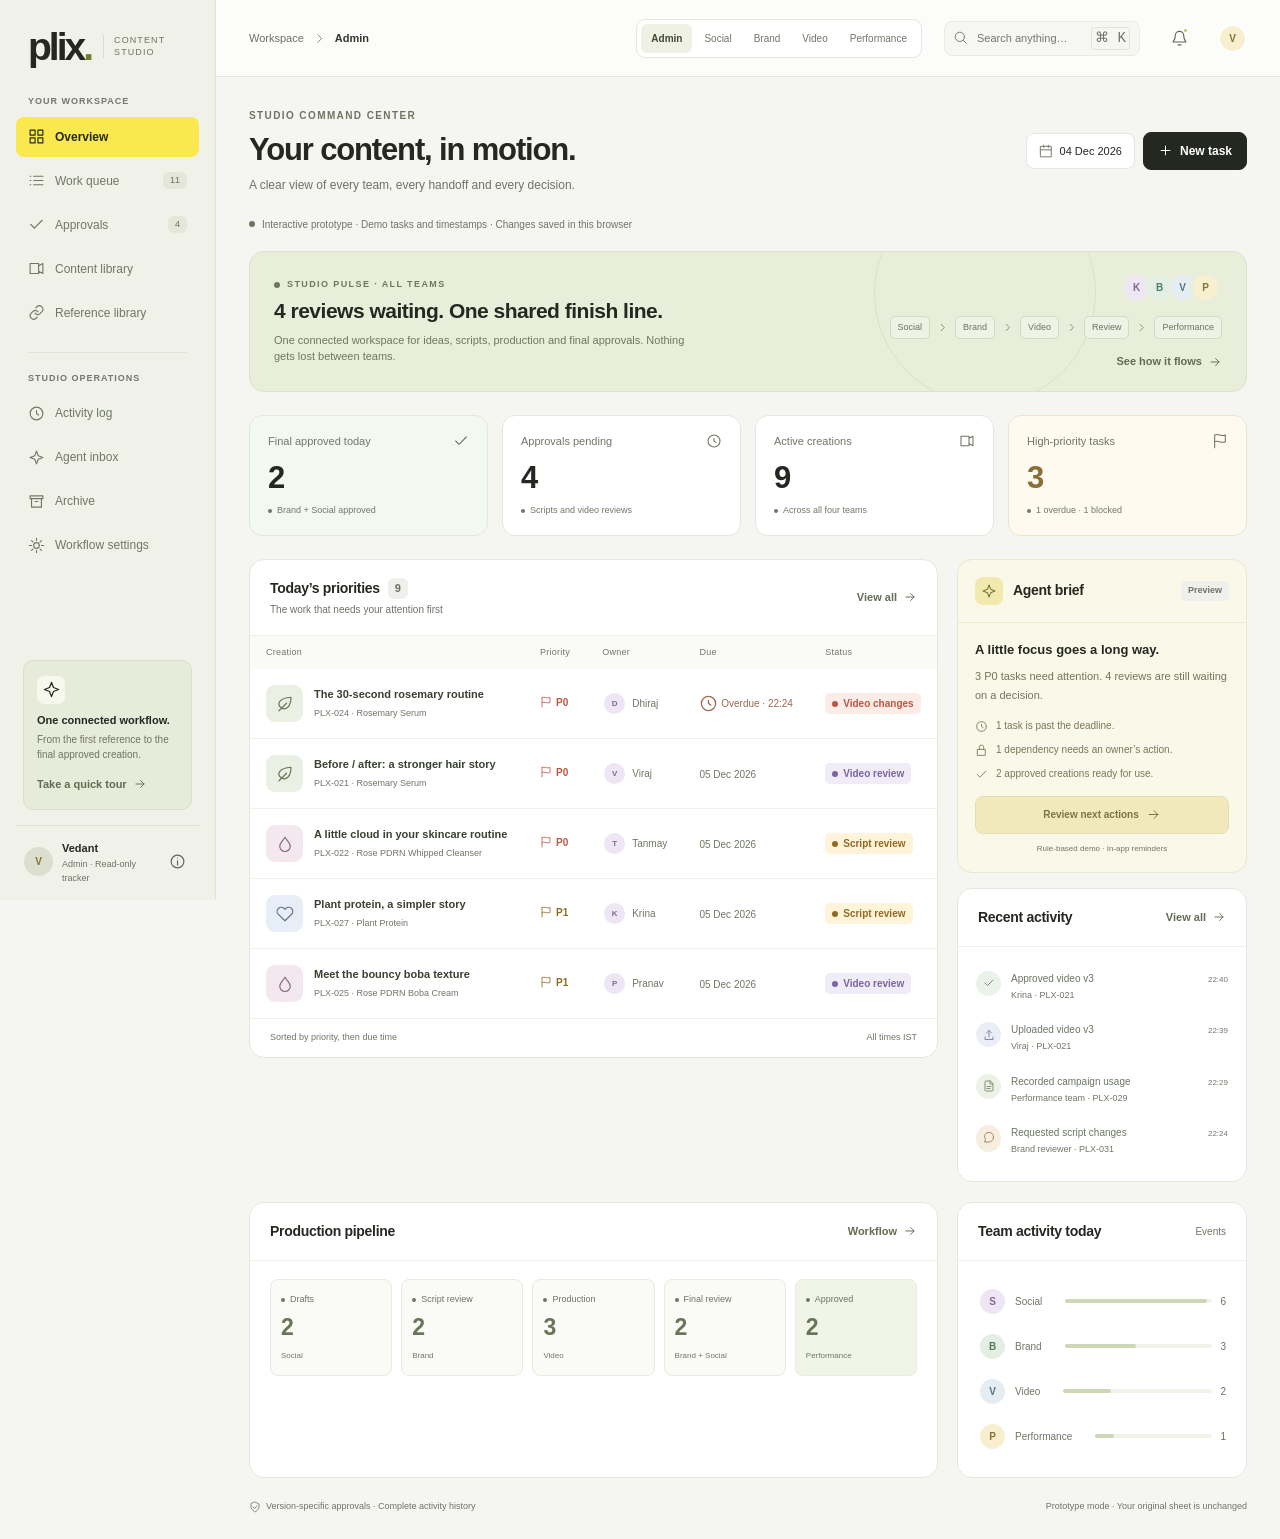
<file: public/content-studio/studio.html>
<!doctype html>
<html lang="en">
<head>
  <meta charset="utf-8">
  <meta name="viewport" content="width=device-width, initial-scale=1">
  <meta name="theme-color" content="#f4f5ee">
  <meta name="description" content="Plix Content Studio workflow dashboard.">
  <title>Plix Content Studio — Workflow Studio</title>
  <link rel="stylesheet" href="./styles.css">
</head>
<body>
  <div id="app"></div>
  <div id="drawer-root"></div>
  <dialog id="modal" aria-labelledby="modal-title"></dialog>
  <div id="toasts" role="status" aria-live="polite"></div>
  <script src="./engine.js"></script>
  <script src="./app.js"></script>
</body>
</html>
</file>
<file: public/content-studio/styles.css>
:root{--ink:#242821;--muted:#6c7465;--line:#e5e7df;--bg:#f5f6f1;--paper:#fff;--yellow:#f9e94f;--yellow-light:#fffbdc;--green:#e4f0e8;--green-ink:#327b55;--red:#b95645;--red-light:#fbece7;--purple:#7a64a1;--purple-light:#efebf7;--blue:#4c7d99;--blue-light:#e9f2f6;--radius:15px}
*{box-sizing:border-box}body{margin:0;background:var(--bg);color:var(--ink);font:14px/1.5 -apple-system,BlinkMacSystemFont,'Segoe UI',Arial,sans-serif}button,input,textarea,select{font:inherit}button,a,input,select,textarea{-webkit-tap-highlight-color:transparent}button{cursor:pointer}a{color:inherit;text-decoration:none}button:disabled{opacity:.45;cursor:not-allowed}button:focus-visible,a:focus-visible,input:focus-visible,select:focus-visible,textarea:focus-visible{outline:3px solid #8f9d66;outline-offset:3px}svg{width:19px;height:19px;flex-shrink:0;vertical-align:middle}h1,h2,h3,p{margin:0}h1{font-size:31px;line-height:1.22;letter-spacing:-1.15px;font-weight:650}h2{font-size:16px;font-weight:650;letter-spacing:-.3px}h3{font-size:14px;font-weight:650}small{font-size:11px}.muted{color:var(--muted)}.eyebrow{font-size:10px;font-weight:650;letter-spacing:1.4px;text-transform:uppercase}.row{display:flex;align-items:center;gap:10px}.spread{justify-content:space-between}.gap-16{gap:16px}.stack{display:flex;flex-direction:column;gap:15px}.hidden{display:none!important}.mono{font-variant-numeric:tabular-nums}.truncate{white-space:nowrap;overflow:hidden;text-overflow:ellipsis}.empty{padding:35px;text-align:center;color:var(--muted)}.empty svg{width:30px;height:30px;margin-bottom:10px}.empty h3{color:var(--ink);margin-bottom:5px}.empty p{font-size:12px;max-width:350px;margin:0 auto 15px}.count{font-size:11px;color:var(--muted);background:#eff0eb;padding:2px 7px;border-radius:6px}.dot{height:6px;width:6px;background:currentColor;border-radius:100%;display:inline-block}.btn{border:1px solid var(--line);background:#fff;color:var(--ink);border-radius:8px;padding:9px 14px;display:inline-flex;align-items:center;justify-content:center;gap:7px;font-size:12px;font-weight:550;white-space:nowrap;min-height:38px}.btn:hover{background:#f5f6ef;border-color:#d4d9ca}.btn svg{height:15px;width:15px}.btn.primary{background:var(--ink);color:white;border-color:var(--ink)}.btn.primary:hover{background:#40483b}.btn.yellow{background:var(--yellow);border-color:var(--yellow);color:var(--ink)}.btn.ghost{background:transparent;border-color:transparent}.btn.small{padding:6px 10px;min-height:31px;font-size:11px}.btn.danger{color:var(--red);border-color:#edcec4;background:#fffaf8}.icon-btn{height:34px;width:34px;border:1px solid var(--line);background:#fff;border-radius:9px;display:inline-flex;align-items:center;justify-content:center;color:#60665c}.icon-btn:hover{background:#f1f3e8}.icon-btn svg{height:17px;width:17px}.text-btn{border:0;background:transparent;padding:0;color:#626c50;font-size:11px;font-weight:600;display:inline-flex;align-items:center;gap:6px}.text-btn svg{width:14px;height:14px}.tag{display:inline-flex;align-items:center;gap:5px;border-radius:5px;padding:3px 7px;font-size:10px;font-weight:550;white-space:nowrap;line-height:1.5}.tag.gray{background:#eff0eb;color:#6d7368}.tag.green{background:var(--green);color:var(--green-ink)}.tag.amber{background:#fff3da;color:#8f6a20}.tag.purple{background:var(--purple-light);color:var(--purple)}.tag.blue{background:var(--blue-light);color:var(--blue)}.tag.red{background:var(--red-light);color:var(--red)}.priority{display:inline-flex;gap:4px;align-items:center;font-size:10px;font-weight:650}.priority svg{width:12px;height:12px}.priority.P0{color:var(--red)}.priority.P1{color:#8b6d21}.priority.P2{color:#6e7567}.avatar{display:inline-flex;align-items:center;justify-content:center;border-radius:100%;height:29px;width:29px;background:#e6e9e1;color:#58634e;font-size:10px;font-weight:600;border:2px solid #fff;flex-shrink:0}.avatar.purple{background:#eee6f4;color:#806a94}.avatar.green{background:#e3eee5;color:#4f7d5f}.avatar.yellow{background:#f8efce;color:#84733a}.avatar.blue{background:#e5edf2;color:#527686}.avatars{display:flex;padding-left:6px}.avatars .avatar{margin-left:-6px}.sidebar{width:216px;position:fixed;inset:0 auto 0 0;background:#f0f1e9;border-right:1px solid #e1e3d8;display:flex;flex-direction:column;padding:27px 16px 15px;z-index:20}.brand{padding:0 12px 29px;display:flex;align-items:center;gap:12px}.brand-word{font-weight:900;letter-spacing:-3px;font-size:39px;line-height:1}.brand-word span{color:#77792a}.brand-label{font-size:9px;line-height:1.3;letter-spacing:1.1px;color:#6d7464;border-left:1px solid #d8dcd0;padding-left:10px;text-transform:uppercase}.workspace-label{margin:0 12px 8px;font-size:9px;font-weight:600;letter-spacing:1px;color:#73776d;text-transform:uppercase}.nav{display:flex;flex-direction:column;gap:4px}.nav-item{width:100%;display:flex;align-items:center;gap:10px;border:0;background:transparent;text-align:left;padding:11px 12px;border-radius:8px;color:#6f7768;font-size:12px}.nav-item svg{height:17px;width:17px}.nav-item:hover{background:#e6e8dc;color:var(--ink)}.nav-item.active{color:var(--ink);background:var(--yellow);font-weight:600}.nav-item .count{margin-left:auto;font-size:9px;background:#e3e6d9;color:#69715f}.nav-item.active .count{background:#efdf43}.nav-divider{height:1px;background:#e0e3d6;margin:19px 12px}.sidebar-bottom{margin-top:auto}.help-card{margin:20px 7px 15px;background:#e7ebda;border:1px solid #d9dfc9;border-radius:10px;padding:15px 13px}.help-card .spark{width:28px;height:28px;border-radius:7px;background:#f6f7ed;display:flex;align-items:center;justify-content:center;margin-bottom:8px}.help-card h3{font-size:11px;margin-bottom:4px}.help-card p{font-size:10px;color:#707561;margin-bottom:11px}.profile{padding:11px 8px 0;border-top:1px solid #dce0d1;display:flex;gap:9px;align-items:center}.profile .avatar{background:#dcdfcf;border:none}.profile strong{font-size:11px;font-weight:600}.profile p{font-size:9px;color:#6e7267}.profile .icon-btn{margin-left:auto;width:28px;height:28px;background:transparent;border:0}.main{margin-left:216px}.topbar{height:77px;background:rgba(255,255,255,.68);border-bottom:1px solid var(--line);display:flex;align-items:center;gap:22px;padding:0 33px;position:sticky;top:0;z-index:10;backdrop-filter:blur(12px)}.crumb{font-size:11px;color:#6c7266;display:flex;gap:9px;align-items:center;white-space:nowrap}.crumb span{color:#30372b;font-weight:550}.crumb svg{height:13px;width:13px}.roles{display:flex;align-items:center;gap:2px;padding:4px;border:1px solid var(--line);border-radius:9px;background:#fff;margin-left:auto}.role-btn{font-size:10px;padding:6px 10px;min-height:29px;border:0;background:transparent;border-radius:6px;color:#707667;font-weight:500}.role-btn.active{background:#eef1e4;color:#3f4a32;font-weight:600}.role-btn:hover{background:#f1f3ea}.search{position:relative;display:flex;align-items:center;background:#f6f7f2;border:1px solid #e8ebdf;border-radius:8px;width:196px;height:35px;padding:0 9px;gap:7px}.search svg{width:14px;height:14px;color:#71776b}.search input{border:0;background:none;outline:0;width:100%;font-size:11px;min-width:0;color:var(--ink)}.search kbd{font:9px/1.5 inherit;color:#6e7467;border:1px solid #e1e5d8;border-radius:3px;white-space:nowrap;padding:0 3px}.bell{position:relative;border:0;background:transparent}.bell .unread{position:absolute;top:7px;right:8px;background:#bfc663;width:5px;height:5px;border-radius:100%;border:1px solid white}.content{max-width:1620px;margin:0 auto;padding:31px 33px 26px}.page-heading{display:flex;align-items:center;justify-content:space-between;gap:16px;margin-bottom:23px}.page-heading p{font-size:12px;color:var(--muted);margin-top:7px}.page-heading .eyebrow{color:#6e7462;margin-bottom:8px}.heading-actions{display:flex;gap:8px;align-items:center}.date-pill{font-size:11px;display:flex;align-items:center;gap:7px;border:1px solid var(--line);padding:9px 12px;border-radius:8px;background:#fff;white-space:nowrap}.date-pill svg{width:14px;height:14px;color:#6e7560}.prototype{font-size:10px;display:flex;gap:7px;align-items:center;color:#6f7368;margin-bottom:19px}.prototype .dot{color:#70735f}.hero{background:#e9eeda;border:1px solid #dce3c9;border-radius:var(--radius);padding:21px 24px;margin-bottom:23px;display:flex;align-items:center;justify-content:space-between;gap:25px;position:relative;overflow:hidden}.hero::after{content:'';position:absolute;right:150px;top:-70px;width:220px;height:220px;border:1px solid #d9e1c8;border-radius:100%;pointer-events:none}.hero-left{max-width:430px;z-index:1}.hero h2{font-size:21px;letter-spacing:-.5px;line-height:1.3;font-weight:600;margin:6px 0 7px}.hero p{font-size:11px;color:#6c785f;max-width:420px}.hero .eyebrow{color:#6c7959;font-size:9px;display:flex;gap:7px;align-items:center}.hero-right{z-index:1;display:flex;flex-direction:column;align-items:flex-end;gap:14px;flex-shrink:0}.hero-right .avatars{margin-right:2px}.hero-right .avatar{border-color:#e9eeda;height:29px;width:29px}.mini-flow{display:flex;align-items:center;gap:7px;font-size:9px;color:#6a755b}.mini-flow span{padding:4px 7px;border:1px solid #d2dcc2;border-radius:5px;background:#eff3e5}.mini-flow svg{width:11px;height:11px}.kpis{display:grid;grid-template-columns:repeat(4,1fr);gap:14px;margin-bottom:23px}.kpi{background:#fff;border:1px solid var(--line);border-radius:13px;padding:17px 18px;position:relative;overflow:hidden}.kpi-label{display:flex;gap:7px;align-items:center;justify-content:space-between;color:#707768;font-size:11px}.kpi-label svg{width:16px;height:16px;color:#707565}.kpi-value{font-size:31px;font-weight:600;line-height:1.1;letter-spacing:-1px;margin:12px 0 9px}.kpi-foot{font-size:9px;color:#717868;display:flex;gap:5px;align-items:center}.kpi-foot .dot{width:4px;height:4px}.kpi.success{background:#f3f8f1;border-color:#dfeada}.kpi.urgent{background:#fffaf0;border-color:#eee4ce}.kpi.urgent .kpi-value{color:#896f37}.dashboard-grid{display:grid;grid-template-columns:minmax(0,1fr) 290px;gap:19px;align-items:start}.panel{background:#fff;border:1px solid var(--line);border-radius:var(--radius);overflow:hidden}.panel-header{padding:18px 20px;display:flex;align-items:center;justify-content:space-between;gap:10px;border-bottom:1px solid #eef0e9}.panel-header h2{font-size:14px;display:flex;align-items:center;gap:8px}.panel-header p{font-size:10px;color:#6e7367;margin-top:3px}.panel-header .tag{font-size:9px}.panel-body{padding:18px 20px}.table-wrap{overflow:auto}table{width:100%;border-collapse:collapse;text-align:left}th{font-weight:500;color:#717769;font-size:9px;letter-spacing:.25px;background:#fafbf7;padding:10px 16px;white-space:nowrap}td{font-size:11px;padding:16px;border-bottom:1px solid #eff1ea;color:#6f7864;vertical-align:middle}tbody tr:last-child td{border-bottom:0}tbody tr:hover{background:#fcfdf8}tbody tr[data-task]{cursor:pointer}.task-cell{display:flex;gap:11px;align-items:center}.task-cell .task-text{max-width:270px}.task-title{font-size:11px;color:#394130;font-weight:550;line-height:1.4}.task-sub{font-size:9px;color:#707567;margin-top:4px}.category-icon{height:37px;width:37px;border-radius:9px;display:flex;align-items:center;justify-content:center;flex-shrink:0}.category-icon svg{width:18px;height:18px}.Hair{background:#eaf0e4;color:#6a7755}.Skin{background:#f9eee1;color:#876e54}.Nutra{background:#e8eef8;color:#687388}.Joyun{background:#f3e8ee;color:#896a79}.owner-cell{display:flex;align-items:center;gap:5px;font-size:10px}.owner-cell .avatar{height:25px;width:25px;font-size:8px}.due{font-size:10px;white-space:nowrap}.due.overdue{color:#9e6753}.table-footer{padding:12px 20px;border-top:1px solid #f0f2e9;display:flex;align-items:center;justify-content:space-between;color:#717665;font-size:9px}.agent-card{background:#faf9e9;border-color:#eae7ca}.agent-card .panel-header{border-bottom:1px solid #eeebd1;padding:17px}.agent-icon{height:28px;width:28px;background:#f1e9ae;border-radius:8px;display:flex;align-items:center;justify-content:center;color:#7a7338}.agent-icon svg{height:16px;width:16px}.agent-card .panel-body{padding:17px}.agent-card h3{font-size:13px;margin-bottom:8px}.agent-card p{font-size:11px;color:#74735b;line-height:1.7}.agent-items{margin:13px 0 15px;display:flex;flex-direction:column;gap:9px}.agent-item{display:flex;gap:8px;font-size:10px;color:#797657}.agent-item svg{width:13px;height:13px;margin-top:2px}.agent-card .btn{width:100%;background:#f1e9bc;border-color:#e5ddb0;font-size:10px;color:#7e7441}.agent-sub{font-size:8px;color:#77755e;margin-top:9px;text-align:center}.timeline-small{padding:14px 18px}.feed-item{display:flex;gap:10px;padding:10px 0}.feed-icon{height:25px;width:25px;display:flex;align-items:center;justify-content:center;border-radius:100%;background:#edf2e7;color:#6c765e;flex-shrink:0;position:relative}.feed-icon svg{height:12px;width:12px}.feed-icon.comment{background:#f8eedf;color:#8c714b}.feed-icon.approval,.feed-icon.final{background:#e9f3e9;color:#607b64}.feed-icon.upload{background:#eceef7;color:#6e7086}.feed-item h3{font-size:10px;font-weight:500;color:#6b7660}.feed-item p{font-size:9px;color:#707667;margin-top:3px}.feed-item time{margin-left:auto;font-size:8px;color:#737769;white-space:nowrap;padding-top:3px}.lower-grid{display:grid;grid-template-columns:minmax(0,1fr) 290px;gap:19px;margin-top:20px}.pipeline{display:grid;grid-template-columns:repeat(5,1fr);gap:9px}.stage{border:1px solid #e8ebdf;background:#fafbf7;border-radius:8px;padding:13px 10px;text-align:left;position:relative}.stage:hover{border-color:#c6d0b3;background:#f5f8ed}.stage strong{display:block;font-size:23px;font-weight:550;line-height:1.2;color:#687557;margin:8px 0}.stage small{font-size:8px;color:#707766;display:flex;gap:5px;align-items:center}.stage-label{font-size:9px;color:#6d7563;display:flex;gap:5px;align-items:center}.stage-label .dot{width:4px;height:4px}.stage:last-child{background:#f0f5e7}.team-row{display:flex;align-items:center;gap:8px;padding:8px 0;font-size:10px;color:#6f7663}.team-row .bar{height:4px;flex:1;background:#f1f3e9;border-radius:4px;margin-left:15px}.team-row .bar span{height:4px;background:#cbd7b5;border-radius:4px;display:block}.team-row strong{font-size:10px;font-weight:500;color:#69745d}.bottom-note{display:flex;align-items:center;justify-content:space-between;margin-top:22px;font-size:9px;color:#6f7467}.bottom-note span{display:flex;gap:5px;align-items:center}.bottom-note svg{height:12px;width:12px}.toolbar{display:flex;align-items:center;gap:8px;margin:0 0 18px;flex-wrap:wrap}.filter{border:1px solid var(--line);border-radius:7px;padding:8px 10px;background:#fff;color:#6c7561;font-size:11px;max-width:200px}.toolbar .toggle{display:flex;background:#e9ece1;border-radius:7px;padding:3px;gap:2px;margin-left:auto}.toggle button{border:0;background:transparent;padding:5px 8px;border-radius:5px;color:#717768;font-size:10px}.toggle button.active{background:white;color:#606d50;box-shadow:0 1px 3px #25310d10}.toggle svg{width:14px;height:14px}.filter-count{font-size:10px;color:#6e7661;margin-left:7px}.taskboard{display:grid;grid-template-columns:repeat(4,minmax(205px,1fr));gap:13px;overflow:auto;padding-bottom:5px}.board-col{padding:12px;background:#ecefe5;border-radius:12px;min-height:320px}.board-heading{display:flex;align-items:center;justify-content:space-between;padding:0 3px 12px;font-size:11px;font-weight:600;color:#6a785b}.board-card{display:block;width:100%;text-align:left;background:white;border:1px solid #e1e7d6;border-radius:10px;padding:15px;margin-bottom:10px}.board-card:hover{border-color:#b9cba1;box-shadow:0 4px 15px #22321108}.board-card h3{font-size:12px;line-height:1.5;margin:10px 0 5px;font-weight:550;color:#506044}.board-card p{font-size:10px;color:#6c7761}.board-card .card-bottom{display:flex;align-items:center;justify-content:space-between;margin-top:18px;border-top:1px solid #f0f3e9;padding-top:9px}.board-card .due{font-size:9px}.board-empty{font-size:10px;color:#6b7362;text-align:center;padding:25px}.approval-grid{display:grid;grid-template-columns:repeat(3,minmax(230px,1fr));gap:17px}.approval-card{padding:19px;background:white;border:1px solid var(--line);border-radius:13px;display:flex;flex-direction:column;gap:13px}.approval-card h2{font-size:14px;line-height:1.5}.approval-card p{font-size:11px;color:#6f7865}.approval-card .check{display:flex;align-items:center;gap:7px;font-size:10px;color:#69765a}.approval-card .check svg{width:14px;height:14px}.approval-card .check.good{color:#4b7b57}.approval-card .btn{margin-top:auto}.library-grid{display:grid;grid-template-columns:repeat(3,minmax(225px,1fr));gap:20px}.asset-card{background:#fff;border:1px solid var(--line);border-radius:13px;overflow:hidden}.cover{height:196px;position:relative;display:flex;align-items:center;justify-content:center;overflow:hidden;background:#e4e9d5;padding:25px;color:#5f7546}.cover::before{content:'';position:absolute;width:190px;height:190px;border-radius:100%;background:#fff4;right:-35px;top:-80px}.cover::after{content:'';position:absolute;width:210px;height:110px;border-radius:100%;border:1px solid #ffffff60;left:-60px;bottom:-45px;transform:rotate(25deg)}.cover.Skin{background:#efe0c5;color:#876d40}.cover.Nutra{background:#d6dfec;color:#5c7391}.cover.Joyun{background:#ead5de;color:#8b6778}.cover-title{text-align:center;z-index:1;max-width:180px}.cover-title .eyebrow{font-size:7px;letter-spacing:2px;margin-bottom:8px;opacity:.7}.cover-title h3{font-size:24px;line-height:1.1;font-weight:500;letter-spacing:-.7px;white-space:normal}.cover-label{position:absolute;top:12px;left:12px;display:flex;align-items:center;gap:5px;background:#ffffff82;padding:4px 7px;border-radius:4px;font-size:8px;z-index:1}.play{position:absolute;bottom:12px;right:12px;border:1px solid #fff9;background:#ffffff70;color:inherit;width:31px;height:31px;border-radius:100%;display:flex;align-items:center;justify-content:center;z-index:2}.play svg{width:13px;height:13px}.cover-bottom{position:absolute;bottom:14px;left:13px;font-size:8px;opacity:.65;z-index:1}.asset-body{padding:17px}.asset-body h3{font-size:13px;line-height:1.5;margin:6px 0}.asset-body p{font-size:10px;color:#6e7666}.asset-body .row{margin-top:13px}.asset-body .btn{font-size:10px}.asset-body .approved-line{font-size:9px;display:flex;align-items:center;gap:5px;color:#647650;margin:11px 0}.approved-line svg{width:12px;height:12px}.reference-card{padding:20px;background:white;border:1px solid var(--line);border-radius:12px;display:flex;flex-direction:column;gap:13px;min-height:230px}.reference-card h3{font-size:14px;line-height:1.4}.reference-card p{font-size:11px;color:#6b7361;flex:1}.reference-card .ref-url{font-size:9px;color:#707464;overflow:hidden;text-overflow:ellipsis;white-space:nowrap;max-width:100%}.notice{display:flex;gap:10px;align-items:flex-start;padding:13px 16px;background:#f0f2e6;border:1px solid #e0e5d0;border-radius:9px;color:#6d785b;font-size:11px;margin-bottom:19px}.notice svg{width:16px;height:16px;flex-shrink:0;margin-top:1px}.activity-table th,.activity-table td{font-size:10px;padding:14px 16px}.activity-table td:nth-child(3){color:#4b5d3e}.activity-table .event-action{font-size:11px;color:#526744}.activity-table .event-detail{font-size:9px;color:#6d7562;margin-top:4px;max-width:300px}.reminder-card{display:flex;align-items:center;gap:14px;padding:18px 20px;border-bottom:1px solid var(--line)}.reminder-card:last-child{border:0}.reminder-card h3{font-size:12px}.reminder-card p{font-size:10px;color:#6f795f;margin-top:4px}.reminder-card .btn{margin-left:auto}.insight-grid{display:grid;grid-template-columns:repeat(3,1fr);gap:15px;margin-bottom:22px}.insight-card{padding:20px;background:#fff;border:1px solid var(--line);border-radius:12px}.insight-card>svg{color:#6e7660;width:23px;height:23px;margin-bottom:12px}.insight-card h3{font-size:13px;margin-bottom:7px}.insight-card p{font-size:11px;color:#6c755e;margin-bottom:15px;line-height:1.6}.policy-grid{display:grid;grid-template-columns:1fr 1fr;gap:20px}.policy-row{display:flex;justify-content:space-between;gap:20px;padding:14px 0;border-bottom:1px solid #eef1e5;font-size:11px;color:#687457}.policy-row:last-child{border:0}.policy-row strong{font-size:11px;color:#566c43;font-weight:500}.workflow-steps{display:grid;grid-template-columns:repeat(5,1fr);gap:8px}.workflow-step{padding:15px 11px;background:#f4f6ed;border:1px solid #e4e9d7;border-radius:9px;position:relative}.workflow-step .number{height:24px;width:24px;background:#e6ebd8;border-radius:100%;display:flex;align-items:center;justify-content:center;font-size:10px;color:#677751;margin-bottom:10px}.workflow-step h3{font-size:10px}.workflow-step p{font-size:9px;color:#6c775c;margin-top:5px}.drawer-backdrop{position:fixed;inset:0;background:#242e1950;z-index:30;backdrop-filter:blur(3px)}.drawer{position:fixed;inset:0 0 0 auto;width:min(880px,94vw);background:var(--bg);z-index:31;display:flex;flex-direction:column;box-shadow:-10px 0 70px #253c2115;animation:slide-in .2s ease-out}.drawer-head{padding:24px 26px 16px;background:#fff;border-bottom:1px solid var(--line)}.drawer-head h2{font-size:22px;letter-spacing:-.6px;line-height:1.3;margin:13px 0}.drawer-head .drawer-id{font-size:10px;color:#707965;letter-spacing:.5px}.drawer-tabs{display:flex;gap:22px;margin-top:20px}.drawer-tab{border:0;background:none;padding:0 0 11px;font-size:11px;color:#6c765e;border-bottom:2px solid transparent}.drawer-tab.active{color:#536d3f;border-color:#a8ba80;font-weight:600}.drawer-body{padding:23px 26px;overflow:auto;flex:1}.drawer-grid{display:grid;grid-template-columns:minmax(0,1.25fr) minmax(235px,.75fr);gap:20px}.detail-panel{background:#fff;border:1px solid var(--line);border-radius:11px;padding:18px;margin-bottom:16px}.detail-panel h3{font-size:12px;margin-bottom:13px;display:flex;align-items:center;gap:8px}.detail-panel h3 svg{width:15px;height:15px;color:#6e775f}.script-text{white-space:pre-wrap;font-size:12px;color:#6a7460;line-height:1.85;min-height:180px}.script-editor{width:100%;min-height:310px;border:1px solid #e5ebd9;border-radius:7px;padding:13px;background:#fcfdf8;font-size:12px;line-height:1.8;resize:vertical;color:#647652}.metadata{display:grid;grid-template-columns:85px 1fr;gap:12px;font-size:10px;align-items:start}.metadata dt{color:#707765}.metadata dd{margin:0;color:#67745a;overflow-wrap:anywhere}.metadata select{max-width:150px;font-size:10px;padding:4px;border:1px solid #e1e7d4;border-radius:5px;background:#fafcf4;color:#6a795b}.approval-row{display:flex;align-items:center;gap:9px;padding:10px 0;font-size:11px;color:#6d7961}.approval-row>svg{height:17px;width:17px}.approval-row.good{color:#557f5b}.approval-row p{font-size:9px;color:#6c7662;margin-top:2px}.approval-row .tag{margin-left:auto;font-size:8px}.comment{padding:13px 0;border-bottom:1px solid #edf1e5}.comment:last-child{border:0}.comment .avatar{height:24px;width:24px;font-size:8px}.comment strong{font-size:10px;color:#647555;font-weight:600}.comment time{font-size:8px;color:#6d7562;margin-left:auto}.comment p{font-size:11px;color:#6d7960;line-height:1.7;margin:7px 0}.comment .comment-tools{display:flex;justify-content:space-between;gap:7px;align-items:center}.comment.resolved p{text-decoration:line-through;opacity:.6}.comment-input{width:100%;min-height:75px;resize:vertical;border:1px solid #e0e8d0;border-radius:7px;background:#fcfef7;padding:10px;font-size:11px;margin-top:10px;color:#677b53}.comment-compose .row{justify-content:space-between;margin-top:7px;font-size:9px;color:#69745c}.comment-compose label{display:flex;align-items:center;gap:4px}.comment-compose input{accent-color:#93a971}.drawer-footer{padding:16px 26px;border-top:1px solid #e0e7d5;background:#fff;display:flex;align-items:center;gap:8px}.drawer-footer .hint{font-size:10px;color:#6d7963;flex:1;max-width:270px}.drawer-footer .btn{margin-left:auto}.drawer-footer .btn+.btn{margin-left:0}.version-card{padding:15px;border:1px solid #e1e8d6;background:#fff;border-radius:9px;display:flex;align-items:center;gap:13px;margin-bottom:11px}.version-card p{font-size:10px;color:#67755b}.version-card h3{font-size:12px;margin-bottom:4px}.version-card.superseded{opacity:.65;background:#f3f5ed}.history-item{display:flex;gap:12px;padding:13px 0;border-bottom:1px solid #e6ebdc}.history-item h3{font-size:12px;color:#637753}.history-item p{font-size:11px;color:#69755e;margin-top:4px}.history-item time{font-size:9px;color:#6b7660;white-space:nowrap}.history-item .feed-icon{margin-top:3px}dialog{border:1px solid var(--line);border-radius:17px;background:#fff;padding:0;width:min(620px,94vw);color:var(--ink);max-height:90vh;box-shadow:0 30px 100px #14200635}dialog::backdrop{background:#29351e60;backdrop-filter:blur(3px)}.modal-head{padding:24px 25px 18px;border-bottom:1px solid var(--line);display:flex;justify-content:space-between;align-items:flex-start}.modal-head h2{font-size:20px;letter-spacing:-.6px}.modal-head p{font-size:11px;color:#6a7560;margin-top:5px;max-width:460px}.modal-body{padding:23px 25px;max-height:64vh;overflow:auto}.modal-footer{padding:15px 25px;border-top:1px solid var(--line);display:flex;justify-content:flex-end;gap:8px;background:#fafcf6}.form-grid{display:grid;grid-template-columns:1fr 1fr;gap:16px}.field{display:flex;flex-direction:column;gap:6px;font-size:10px;color:#6c795e}.field.full{grid-column:1/-1}.field label{font-weight:600;font-size:10px;color:#677856}.field input,.field select,.field textarea{border:1px solid #e0e6d5;border-radius:7px;padding:9px 11px;color:#627a4d;background:#fcfef7;min-width:0;width:100%;font-size:11px}.field textarea{resize:vertical;min-height:100px}.field small{font-size:8px;color:#6a765d}.modal-error{background:var(--red-light);border-radius:6px;padding:9px 11px;color:var(--red);font-size:11px;margin-top:15px}.upload-tabs{display:flex;gap:6px;margin-bottom:18px}.upload-tab{padding:7px 11px;border:1px solid var(--line);border-radius:6px;background:#f7f9f1;font-size:10px;color:#687757}.upload-tab.active{background:#eff3df;border-color:#cbd7b1;color:#5b7942}.upload-box{padding:28px;border:1px dashed #c7d8af;background:#f9fcf2;border-radius:9px;text-align:center;color:#677954}.upload-box>svg{height:27px;width:27px;margin-bottom:10px}.upload-box p{font-size:11px;margin-bottom:10px}.upload-box input{font-size:10px;max-width:100%}.mini-policy{background:#f4f7ea;border-radius:8px;padding:13px;font-size:10px;color:#687558;margin-top:18px;line-height:1.7}.guide-step{display:flex;gap:13px;padding:14px 0;border-bottom:1px solid #edf2e2}.guide-step:last-child{border:0}.guide-step>span{height:26px;width:26px;border-radius:100%;background:#eef2df;color:#687955;display:flex;align-items:center;justify-content:center;font-size:10px;flex-shrink:0}.guide-step h3{font-size:12px;color:#657c50}.guide-step p{font-size:11px;color:#67755b;margin-top:4px}.video-box{width:100%;max-height:370px;background:#172313;border-radius:9px}.file-unavailable{padding:20px;border:1px dashed #cddaba;border-radius:9px;color:#687658;font-size:11px;line-height:1.8}.mobile-menu{display:none}#toasts{position:fixed;right:24px;bottom:22px;z-index:60;display:flex;flex-direction:column;gap:8px;max-width:420px}.toast{padding:13px 16px;border:1px solid #d9e4ce;background:#fbfff6;box-shadow:0 8px 35px #26391515;border-radius:10px;font-size:11px;color:#61794b;display:flex;gap:9px;align-items:center;animation:toast-in .2s}.toast.error{background:#fff8f4;border-color:#e7c8ba;color:#906b57}.toast svg{height:16px;width:16px}.review-split{display:grid;grid-template-columns:1fr 1fr;gap:15px}.review-split .detail-panel{margin:0}.source-note{font-size:9px;color:#68755b;line-height:1.8;padding:12px 0}.approved-check{padding:13px;background:#f0f7e5;border:1px solid #deebcb;border-radius:8px;font-size:11px;color:#62774e;margin-bottom:14px;display:flex;align-items:center;gap:7px}.approved-check svg{width:15px;height:15px}.metric-inline{display:flex;gap:25px;padding-top:14px;font-size:10px;color:#677559}.metric-inline strong{display:block;font-size:22px;font-weight:500;color:#637c4e}.focus-banner{background:#fff6e8;border:1px solid #eee0c6;border-radius:10px;padding:14px 17px;margin-bottom:17px;display:flex;align-items:center;gap:10px;font-size:11px;color:#817356}.focus-banner svg{width:16px;height:16px}.focus-banner .text-btn{margin-left:auto;color:#88734a}.setting-input{width:85px;padding:5px 7px;border:1px solid #e1ead2;border-radius:5px;background:#fcfff7;color:#64774c;font-size:11px}.demo-chip{font-size:8px;color:#6d7461;border:1px solid #e1e7d5;border-radius:4px;padding:1px 4px}.campaign-row{padding:12px 0;border-bottom:1px solid #e7eddc}.campaign-row h3{font-size:11px;color:#657b50}.campaign-row p{font-size:9px;color:#687759;margin-top:4px}.alert-counter{font-size:10px;border:1px solid #ecddbf;background:#fff9ef;border-radius:7px;padding:7px 10px;color:#81704f}.card-note{font-size:9px;color:#6e7966;margin-top:12px;line-height:1.7}.drawer .cover{height:235px;border-radius:9px}.drawer .cover-title h3{font-size:32px}.drawer .cover-label{top:13px}.version-empty{color:#6b7a5e;font-size:11px;padding:15px}.intro-card{display:flex;gap:17px;padding:20px;background:#eff4e3;border:1px solid #e0e8cd;border-radius:12px;margin-bottom:20px}.intro-card>svg{height:25px;width:25px;color:#677954;flex-shrink:0}.intro-card h2{font-size:15px;margin-bottom:6px;color:#677c51}.intro-card p{font-size:11px;color:#6b7a5c;max-width:650px}.today-count{font-size:10px;font-weight:500;letter-spacing:0;color:#6e7865}.insight-list{padding:0;list-style:none;margin:15px 0}.insight-list li{font-size:11px;color:#6c7a5e;padding:8px 0;border-bottom:1px solid #eaf0df}.insight-list li:last-child{border:0}.back-link{font-size:10px;color:#69775c;margin-bottom:15px;display:flex;align-items:center;gap:7px}.form-grid .field input[type='datetime-local']{font-size:10px}.date-select{font-size:10px;border:1px solid var(--line);background:white;padding:8px;border-radius:7px;color:#68745c}.report-summary{padding:20px;background:#f8fbf0;border:1px solid #e1ebd2;border-radius:10px;font-size:12px;line-height:1.9;color:#677755;margin-bottom:20px}.warning-text{font-size:10px;color:#826f4c;margin-top:8px}.keyboard-key{font-size:10px;padding:2px 5px;border:1px solid #e2e9d7;border-radius:4px;background:#f7faef;color:#697958}
@keyframes slide-in{from{transform:translateX(30px);opacity:.7}to{transform:translateX(0);opacity:1}}@keyframes toast-in{from{transform:translateY(10px);opacity:0}to{transform:translateY(0);opacity:1}}
@media(min-width:1550px){.content{padding:37px 45px}.topbar{padding:0 45px}.dashboard-grid,.lower-grid{grid-template-columns:minmax(0,1fr) 330px}.task-cell .task-text{max-width:420px}.hero{padding:25px}.hero h2{font-size:24px}.hero-right{padding-right:20px}.search{width:250px}}
@media(max-width:1230px){.sidebar{width:190px;padding-left:11px;padding-right:11px}.main{margin-left:190px}.topbar{padding:0 23px;gap:14px}.content{padding:26px 23px}.search{width:155px}.search kbd{display:none}.role-btn{padding:6px 7px}.dashboard-grid,.lower-grid{grid-template-columns:minmax(0,1fr) 255px}.hero-right .mini-flow{display:none}td{padding:14px 12px}.task-cell .task-text{max-width:210px}.owner-cell .owner-name{display:none}.kpis{gap:10px}.kpi{padding:16px 14px}.approval-grid,.library-grid{grid-template-columns:repeat(2,minmax(225px,1fr))}.roles{margin-left:auto}.crumb{display:none}.pipeline{gap:6px}.stage{padding:11px 8px}.stage-label{font-size:8px}}
@media(max-width:1000px){.sidebar{width:170px;padding:23px 9px}.main{margin-left:170px}.brand{padding:0 9px 26px}.brand-label{font-size:7px}.brand-word{font-size:34px}.nav-item{font-size:11px;padding:10px}.help-card{padding:11px}.dashboard-grid,.lower-grid{grid-template-columns:1fr}.dashboard-grid>.stack{display:grid;grid-template-columns:1fr 1fr;align-items:start}.lower-grid>.panel:last-child{display:none}.hero{padding:19px}.hero-right{max-width:180px}.hero p{max-width:350px}.topbar{gap:9px}.search{width:150px}.kpi-label{font-size:10px}.page-heading{align-items:flex-start}.heading-actions .date-pill{display:none}.task-cell .task-text{max-width:300px}.owner-cell .owner-name{display:inline}.content{padding:24px 20px}.topbar{padding:0 20px}.kpi-value{font-size:29px}.insight-grid{grid-template-columns:1fr 1fr}.policy-grid{grid-template-columns:1fr}.workflow-steps{grid-template-columns:repeat(3,1fr)}}
@media(max-width:760px){.sidebar{transform:translateX(-100%);width:216px;transition:transform .2s}.sidebar.mobile-open{transform:translateX(0);box-shadow:10px 0 60px #22351030}.main{margin-left:0}.mobile-menu{display:inline-flex;flex-shrink:0}.topbar{height:auto;min-height:70px;gap:8px;padding:12px 16px;flex-wrap:wrap}.roles{order:3;flex:1;width:100%;margin-left:0;justify-content:space-between}.role-btn{padding:5px 10px;flex:1;font-size:10px}.search{margin-left:auto;flex:1;max-width:270px}.topbar>.avatar{height:27px;width:27px}.content{padding:23px 16px}.page-heading{margin-bottom:18px}.page-heading h1{font-size:26px}.page-heading p{font-size:11px}.heading-actions .btn{padding:8px 10px;font-size:10px}.heading-actions .btn svg{width:13px;height:13px}.hero{padding:18px;margin-bottom:18px}.hero h2{font-size:19px}.hero-right{display:none}.hero-left{max-width:none}.kpis{grid-template-columns:repeat(2,1fr);gap:10px;margin-bottom:18px}.kpi{padding:15px}.kpi-value{margin:9px 0 7px;font-size:30px}.dashboard-grid>.stack{display:flex}.dashboard-grid{gap:16px}.lower-grid{margin-top:16px}.panel-header{padding:16px}.panel-body{padding:16px}.pipeline{grid-template-columns:repeat(5,minmax(95px,1fr));overflow:auto;padding-bottom:3px}.table-wrap table{min-width:640px}.bottom-note span:last-child{display:none}.approval-grid,.library-grid,.insight-grid{grid-template-columns:1fr}.toolbar{gap:6px}.filter{font-size:10px;max-width:140px;padding:7px 8px}.toolbar .toggle{margin-left:0}.drawer{width:100vw}.drawer-head{padding:18px 17px 8px}.drawer-head h2{font-size:20px}.drawer-body{padding:18px 17px}.drawer-grid{grid-template-columns:1fr}.drawer-tabs{gap:20px;overflow:auto}.drawer-footer{padding:12px 17px;flex-wrap:wrap}.drawer-footer .hint{width:100%;max-width:none;flex-basis:100%;font-size:9px}.drawer-footer .btn{padding:8px 10px;font-size:10px}.drawer-footer .btn:first-of-type{margin-left:0}.review-split{grid-template-columns:1fr}.workflow-steps{grid-template-columns:1fr 1fr}.modal-head{padding:21px 20px 15px}.modal-body{padding:20px}.modal-footer{padding:14px 20px}.form-grid{gap:12px}.form-grid .field.full{grid-column:1/-1}.prototype{font-size:9px}.reminder-card{flex-wrap:wrap;padding:16px}.reminder-card .btn{margin-left:39px}.task-cell .task-text{max-width:260px}.policy-row{font-size:10px;gap:15px}.notice{font-size:10px}.focus-banner{font-size:10px;flex-wrap:wrap}.focus-banner .text-btn{margin-left:26px}.content>.intro-card{padding:17px}.intro-card h2{font-size:14px}.intro-card p{font-size:10px}#toasts{right:14px;left:14px;bottom:14px;max-width:none}.toast{font-size:11px}.activity-table{min-width:850px!important}}
@media(prefers-reduced-motion:reduce){*{animation:none!important;transition:none!important}}
</file>
